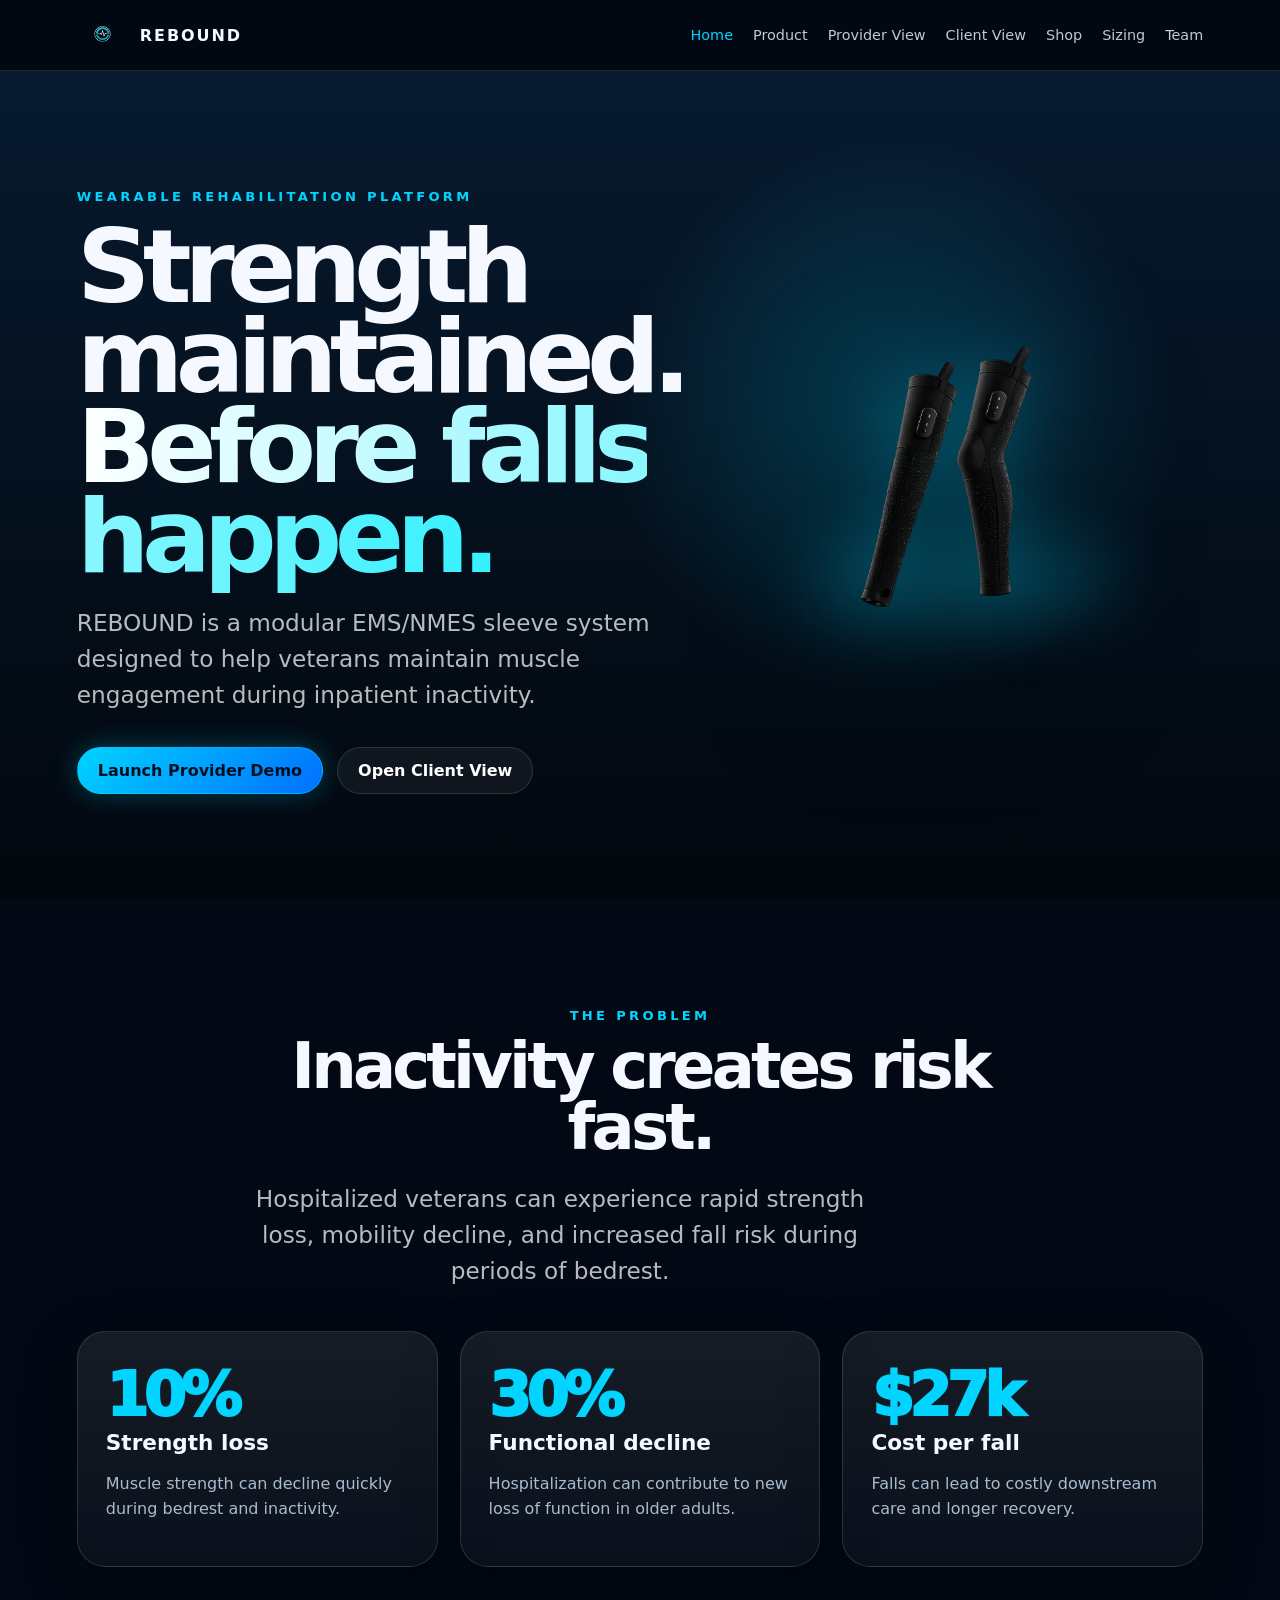
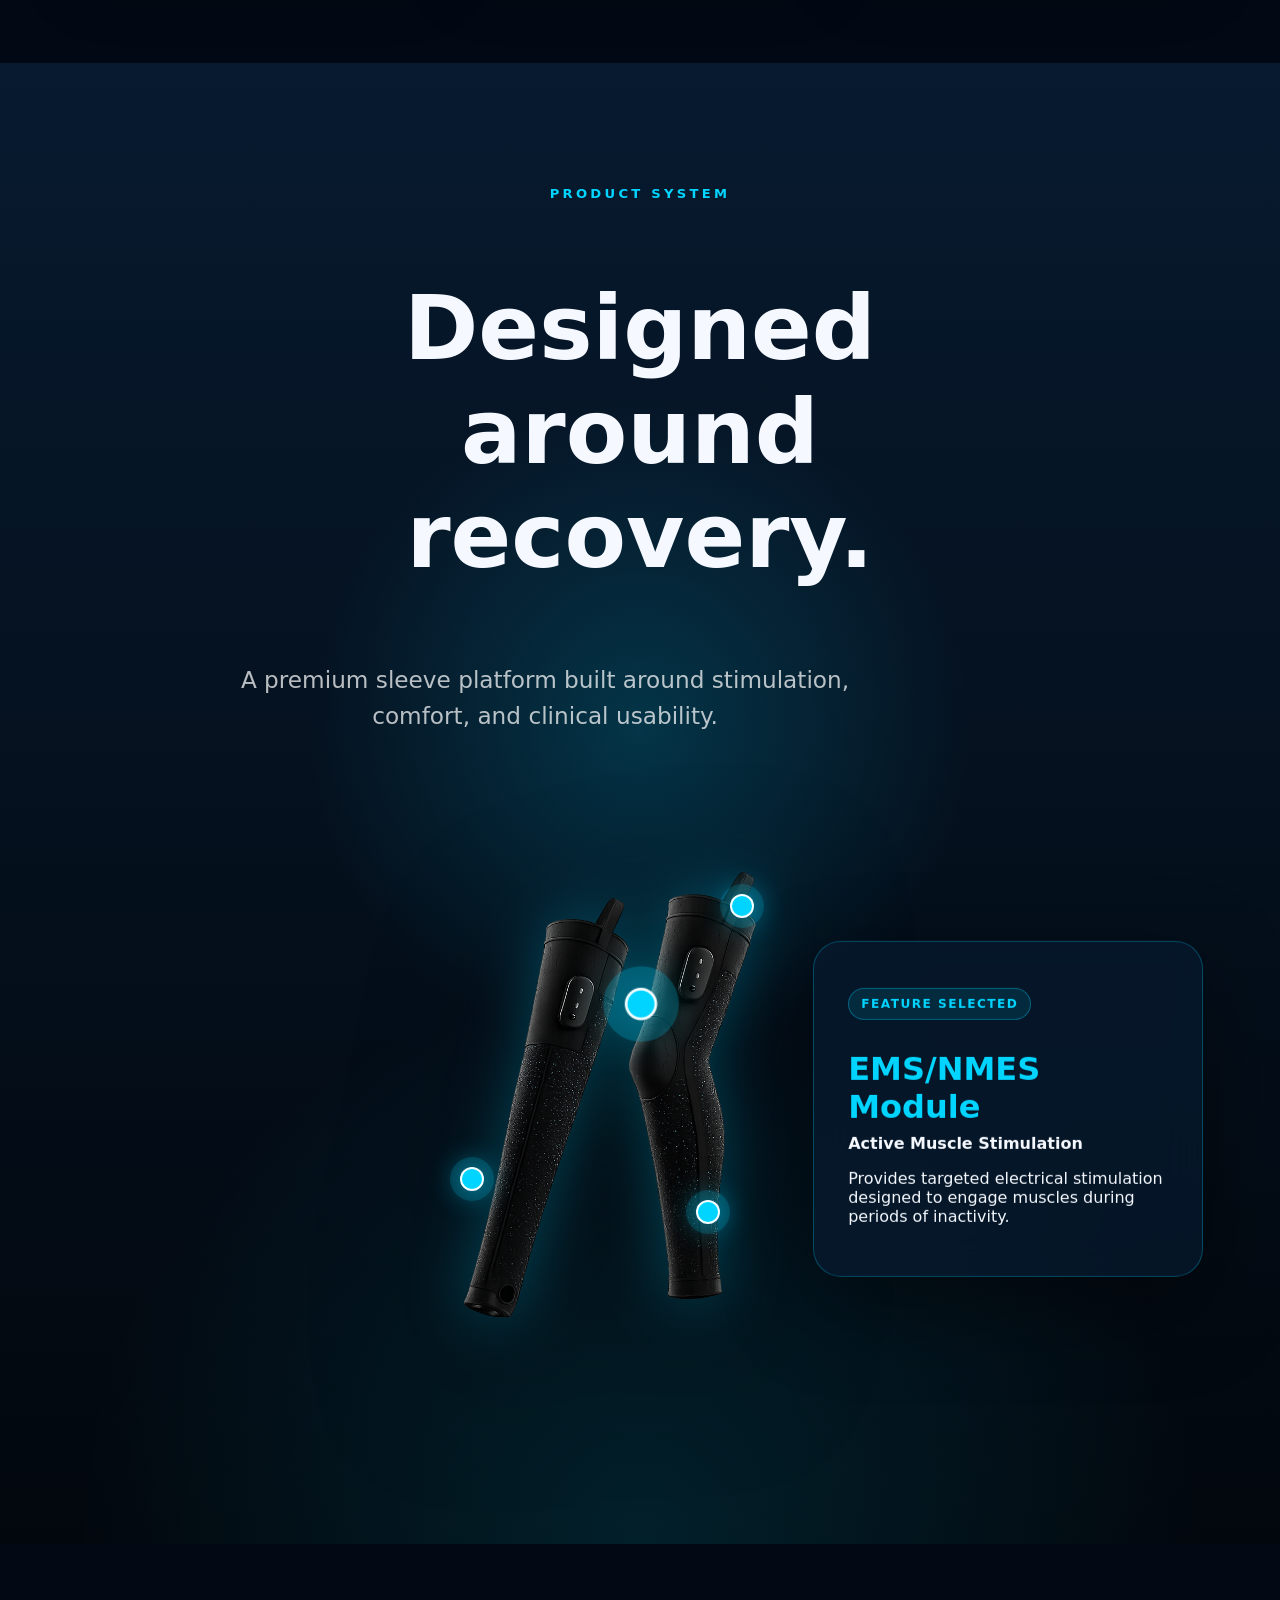
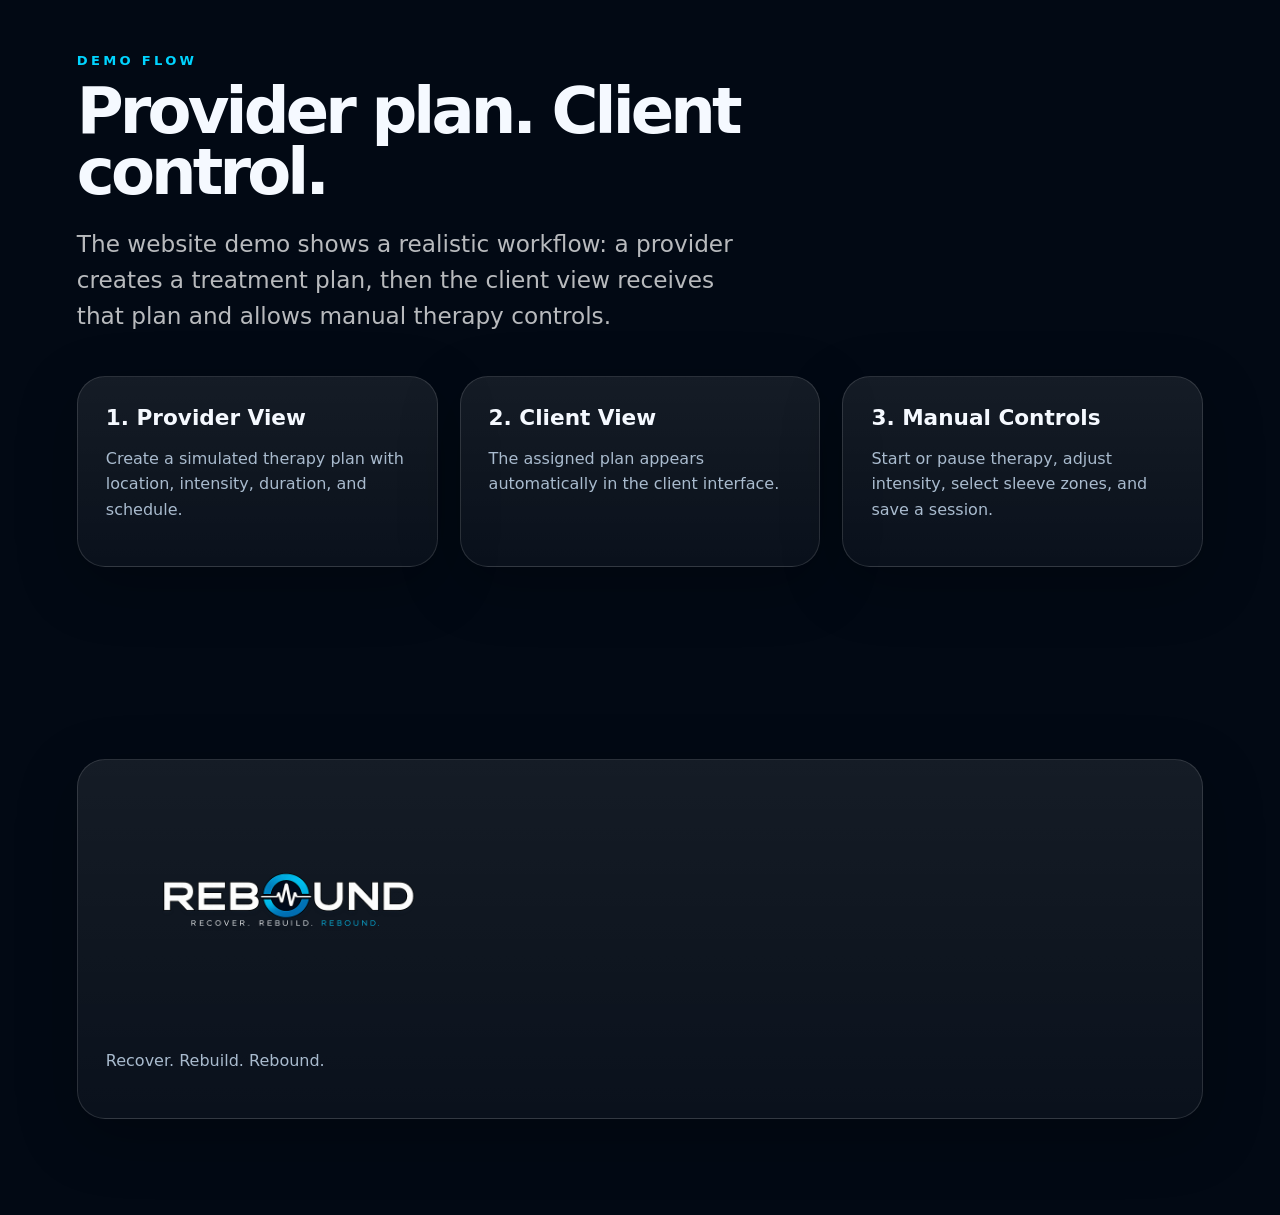
<file: index.html>
<!doctype html><html lang="en"><head><meta charset="utf-8"><meta name="viewport" content="width=device-width,initial-scale=1"><title>REBOUND | Recover. Rebuild. Rebound.</title><link rel="stylesheet" href="css/styles.css"></head><body>
<nav class="nav"><a class="brand" href="index.html"><img src="assets/logos/rebound-icon.png" alt="REBOUND">REBOUND</a><div class="nav-links"><a class="active" href="index.html">Home</a><a href="pages/product.html">Product</a><a href="pages/provider.html">Provider View</a><a href="pages/client.html">Client View</a><a href="pages/shop.html">Shop</a><a href="pages/sizing.html">Sizing</a><a href="pages/team.html">Team</a></div></nav>
<section class="hero"><div><p class="eyebrow">Wearable rehabilitation platform</p><h1>Strength maintained.<br><span class="gradient">Before falls happen.</span></h1><p class="lead">REBOUND is a modular EMS/NMES sleeve system designed to help veterans maintain muscle engagement during inpatient inactivity.</p><div class="hero-actions"><a class="btn" href="pages/provider.html">Launch Provider Demo</a><a class="btn secondary" href="pages/client.html">Open Client View</a></div></div><div class="hero-visual"><img class="hero-product" src="assets/sleeves/sleeve-hero.png" alt="REBOUND sleeve system"></div></section>
<section class="section"><div class="section-head center"><p class="eyebrow">The Problem</p><h2>Inactivity creates risk fast.</h2><p class="lead">Hospitalized veterans can experience rapid strength loss, mobility decline, and increased fall risk during periods of bedrest.</p></div><div class="grid cards-3"><div class="card"><div class="stat">10%</div><h3>Strength loss</h3><p>Muscle strength can decline quickly during bedrest and inactivity.</p></div><div class="card"><div class="stat">30%</div><h3>Functional decline</h3><p>Hospitalization can contribute to new loss of function in older adults.</p></div><div class="card"><div class="stat">$27k</div><h3>Cost per fall</h3><p>Falls can lead to costly downstream care and longer recovery.</p></div></div></section>
<section class="premium-product" id="product"><div class="premium-product-copy"><p class="eyebrow">Product System</p><h2>Designed around recovery.</h2><p class="lead">A premium sleeve platform built around stimulation, comfort, and clinical usability.</p></div><div class="premium-product-stage"><img src="assets/sleeves/sleeve-hero.png" alt="REBOUND arm and leg sleeve system" class="premium-sleeve-img"><button class="feature-pin pin-module active" data-feature="module" aria-label="EMS/NMES Module"></button><button class="feature-pin pin-loop" data-feature="loop" aria-label="Pull Loop"></button><button class="feature-pin pin-zipper" data-feature="zipper" aria-label="Interior Zipper"></button><button class="feature-pin pin-zones" data-feature="zones" aria-label="Stimulation Zones"></button><div class="feature-panel"><p class="feature-kicker">Feature Selected</p><h3 id="featureTitle">EMS/NMES Module</h3><h4 id="featureSubtitle">Active Muscle Stimulation</h4><p id="featureText">Provides targeted electrical stimulation designed to engage muscles during periods of inactivity.</p></div></div></section>
<section class="section"><div class="section-head"><p class="eyebrow">Demo Flow</p><h2>Provider plan. Client control.</h2><p class="lead">The website demo shows a realistic workflow: a provider creates a treatment plan, then the client view receives that plan and allows manual therapy controls.</p></div><div class="grid cards-3"><div class="card"><h3>1. Provider View</h3><p>Create a simulated therapy plan with location, intensity, duration, and schedule.</p></div><div class="card"><h3>2. Client View</h3><p>The assigned plan appears automatically in the client interface.</p></div><div class="card"><h3>3. Manual Controls</h3><p>Start or pause therapy, adjust intensity, select sleeve zones, and save a session.</p></div></div></section>
<footer class="section"><div class="glass"><img src="assets/logos/rebound-logo-white.png" alt="REBOUND" style="max-width:360px;width:100%"><p class="muted">Recover. Rebuild. Rebound.</p></div></footer><div class="toast"></div><script src="js/main.js"></script></body></html>
</file>
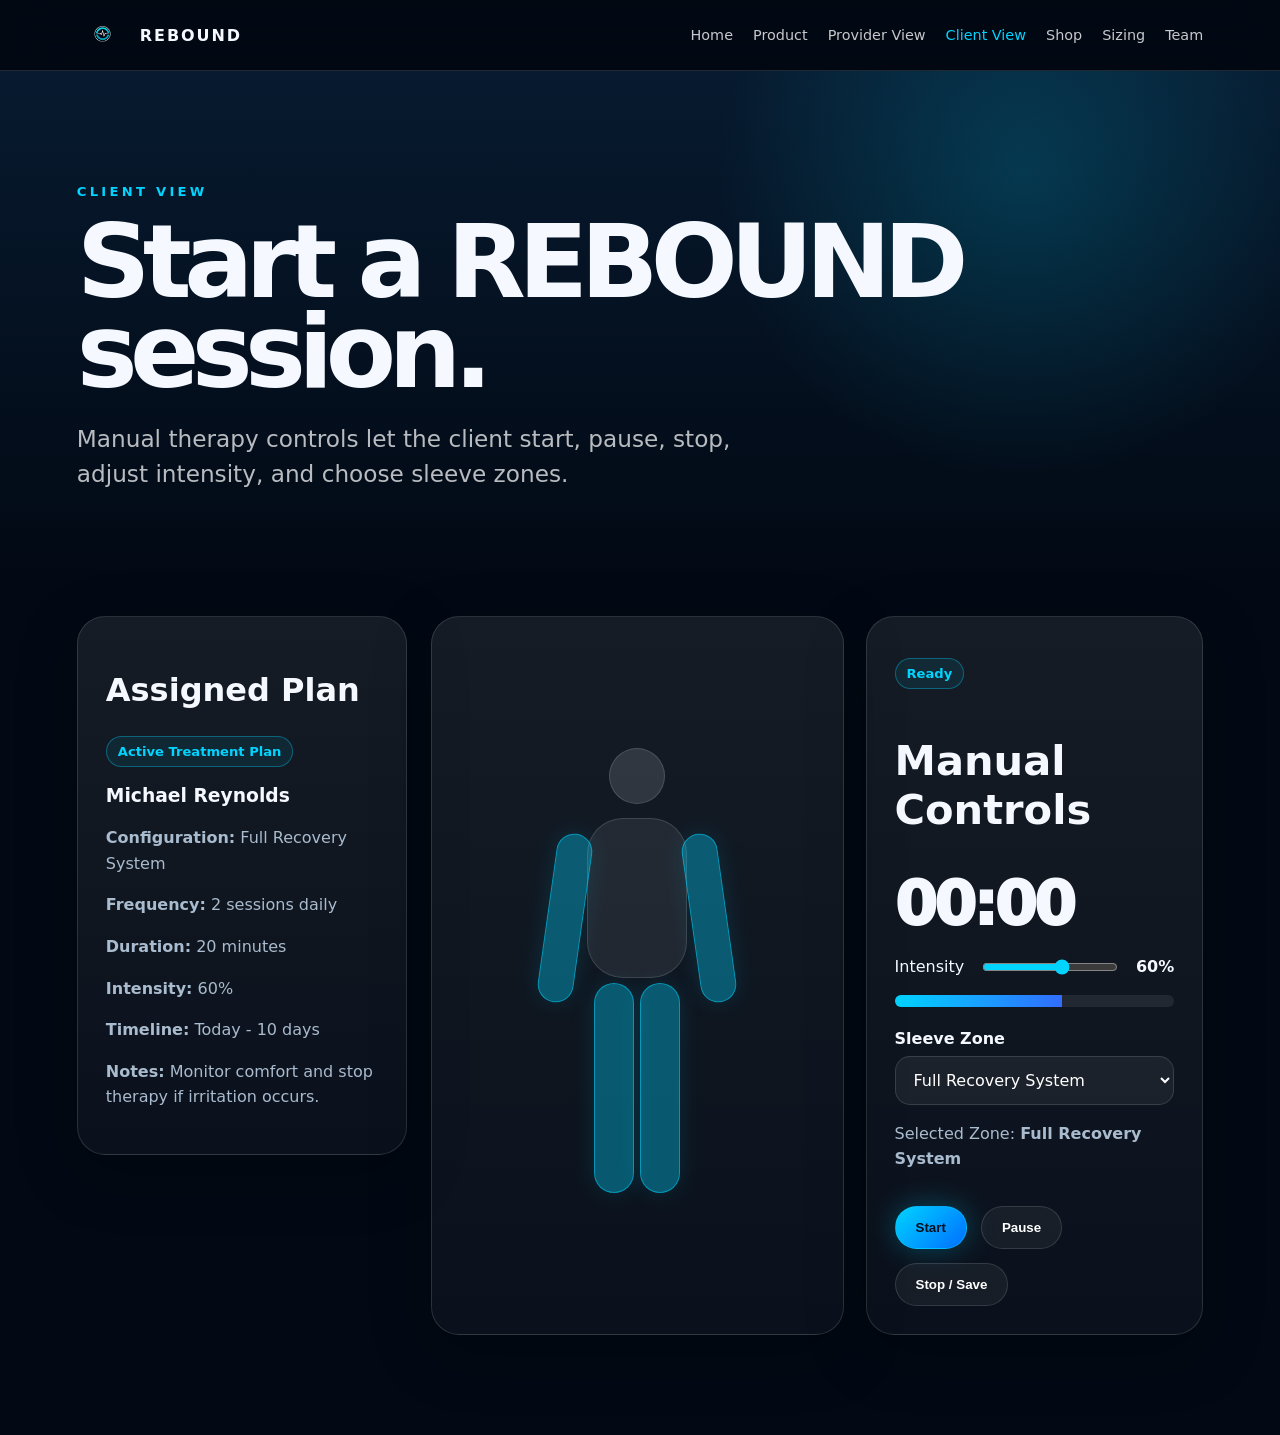
<file: pages/client.html>
<!doctype html><html lang="en"><head><meta charset="utf-8"><meta name="viewport" content="width=device-width,initial-scale=1"><title>Client View | REBOUND</title><link rel="stylesheet" href="../css/styles.css"></head><body><nav class="nav"><a class="brand" href="../index.html"><img src="../assets/logos/rebound-icon.png" alt="REBOUND">REBOUND</a><div class="nav-links"><a href="../index.html">Home</a><a href="product.html">Product</a><a href="provider.html">Provider View</a><a class="active" href="client.html">Client View</a><a href="shop.html">Shop</a><a href="sizing.html">Sizing</a><a href="team.html">Team</a></div></nav>
<section class="page-hero"><p class="eyebrow">Client View</p><h1>Start a REBOUND session.</h1><p class="lead">Manual therapy controls let the client start, pause, stop, adjust intensity, and choose sleeve zones.</p></section>
<main class="app-shell"><aside class="glass side-panel"><h2 style="font-size:2rem">Assigned Plan</h2><div id="clientPlan"></div></aside><section class="dashboard-grid"><div class="glass body-map"><div class="human"><div class="head"></div><div class="torso"></div><button class="limb arm-l active" title="Left Arm"></button><button class="limb arm-r active" title="Right Arm"></button><button class="limb leg-l active" title="Left Leg"></button><button class="limb leg-r active" title="Right Leg"></button></div></div><div class="glass"><p class="status-pill" id="therapyStatus">Ready</p><h2 style="font-size:2.6rem">Manual Controls</h2><div class="session-display" id="timer">00:00</div><div class="control-row"><label>Intensity</label><input type="range" id="intensity" min="0" max="100" value="60"><b id="intensityVal">60%</b></div><div class="progress"><div class="bar" id="outputVal" style="width:60%"></div></div><div class="field" style="margin-top:22px"><label>Sleeve Zone</label><select id="zoneSelect"><option>Full Recovery System</option><option>Arms Only</option><option>Legs Only</option><option>Left Side</option><option>Right Side</option></select></div><p class="muted">Selected Zone: <b id="selectedZone">Full Recovery System</b></p><div class="hero-actions"><button class="btn" id="startTherapy">Start</button><button class="btn secondary" id="pauseTherapy">Pause</button><button class="btn secondary" id="stopTherapy">Stop / Save</button></div></div></section></main><div class="toast"></div><script src="../js/main.js"></script><script src="../js/client.js"></script></body></html>
</file>
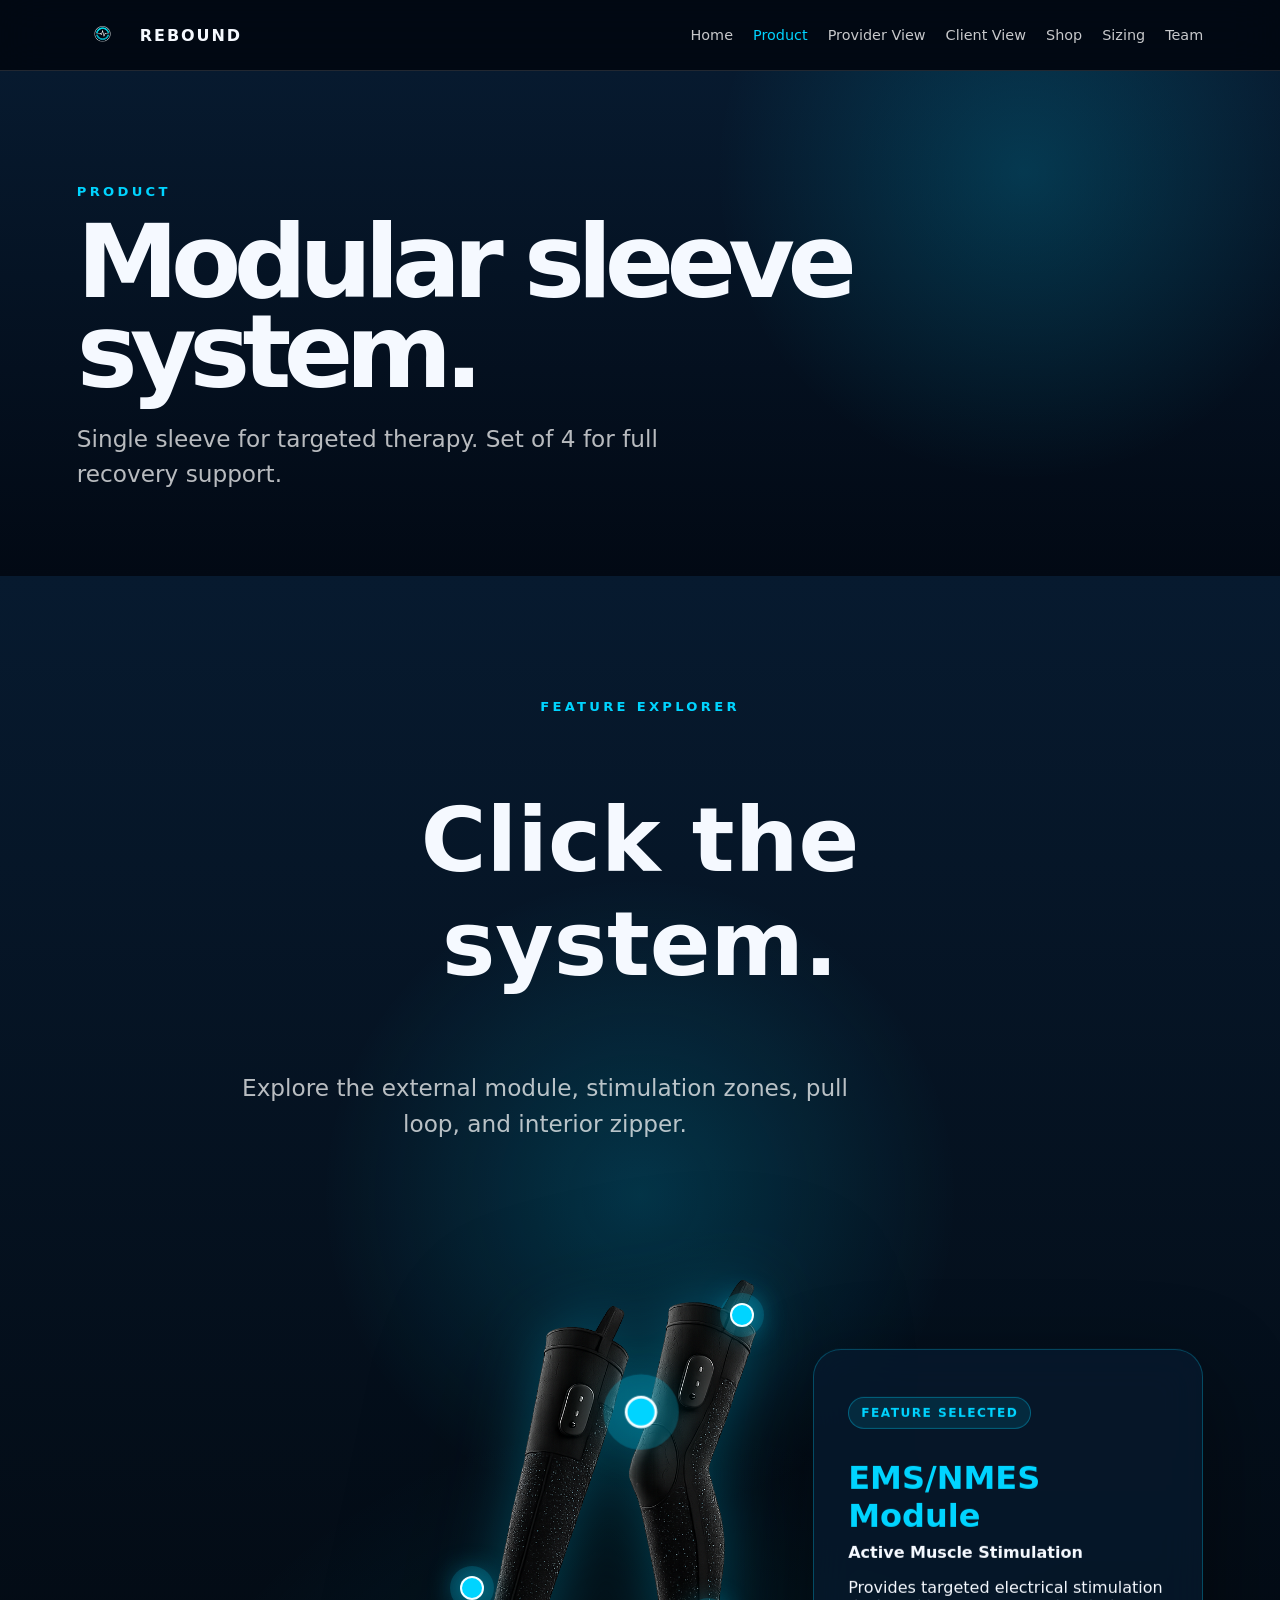
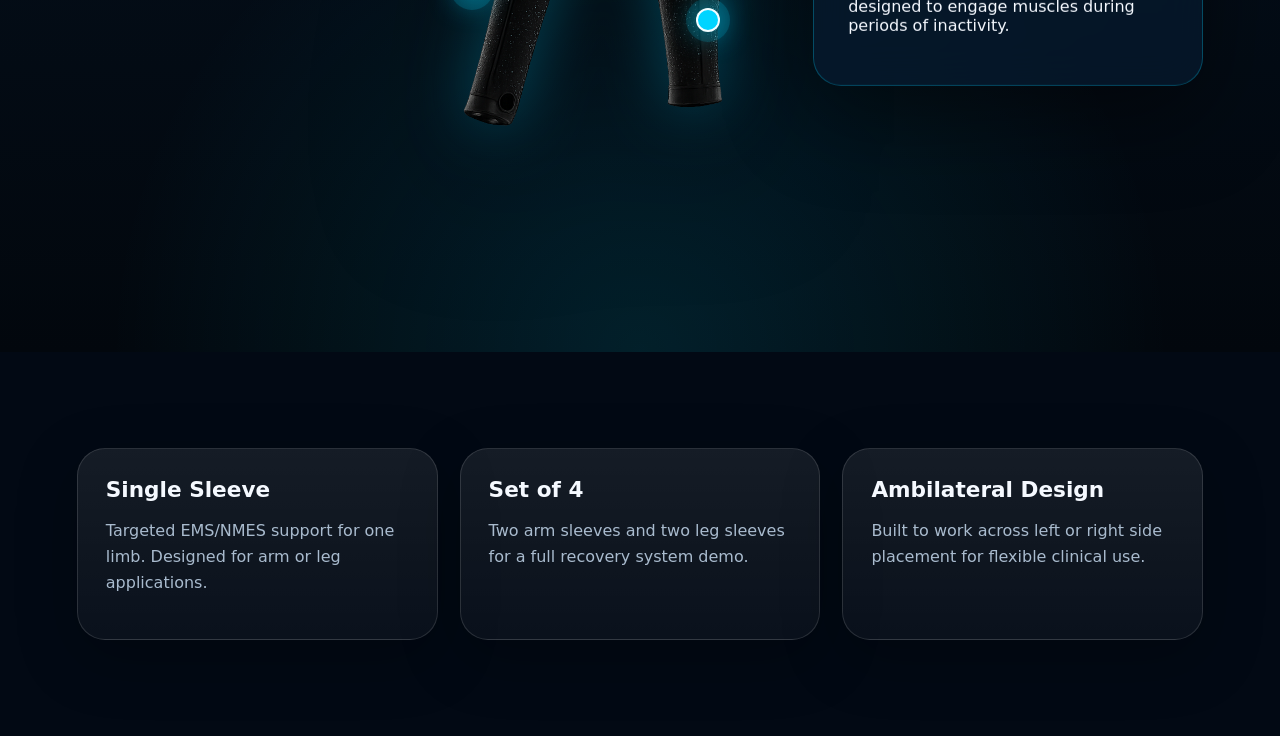
<file: pages/product.html>
<!doctype html><html lang="en"><head><meta charset="utf-8"><meta name="viewport" content="width=device-width,initial-scale=1"><title>Product | REBOUND</title><link rel="stylesheet" href="../css/styles.css"></head><body><nav class="nav"><a class="brand" href="../index.html"><img src="../assets/logos/rebound-icon.png" alt="REBOUND">REBOUND</a><div class="nav-links"><a href="../index.html">Home</a><a class="active" href="product.html">Product</a><a href="provider.html">Provider View</a><a href="client.html">Client View</a><a href="shop.html">Shop</a><a href="sizing.html">Sizing</a><a href="team.html">Team</a></div></nav>
<section class="page-hero"><p class="eyebrow">Product</p><h1>Modular sleeve system.</h1><p class="lead">Single sleeve for targeted therapy. Set of 4 for full recovery support.</p></section>
<section class="premium-product"><div class="premium-product-copy"><p class="eyebrow">Feature Explorer</p><h2>Click the system.</h2><p class="lead">Explore the external module, stimulation zones, pull loop, and interior zipper.</p></div><div class="premium-product-stage"><img src="../assets/sleeves/sleeve-hero.png" alt="REBOUND sleeve system" class="premium-sleeve-img"><button class="feature-pin pin-module active" data-feature="module"></button><button class="feature-pin pin-loop" data-feature="loop"></button><button class="feature-pin pin-zipper" data-feature="zipper"></button><button class="feature-pin pin-zones" data-feature="zones"></button><div class="feature-panel"><p class="feature-kicker">Feature Selected</p><h3 id="featureTitle">EMS/NMES Module</h3><h4 id="featureSubtitle">Active Muscle Stimulation</h4><p id="featureText">Provides targeted electrical stimulation designed to engage muscles during periods of inactivity.</p></div></div></section>
<section class="section"><div class="grid cards-3"><div class="card"><h3>Single Sleeve</h3><p>Targeted EMS/NMES support for one limb. Designed for arm or leg applications.</p></div><div class="card"><h3>Set of 4</h3><p>Two arm sleeves and two leg sleeves for a full recovery system demo.</p></div><div class="card"><h3>Ambilateral Design</h3><p>Built to work across left or right side placement for flexible clinical use.</p></div></div></section><div class="toast"></div><script src="../js/main.js"></script></body></html>
</file>
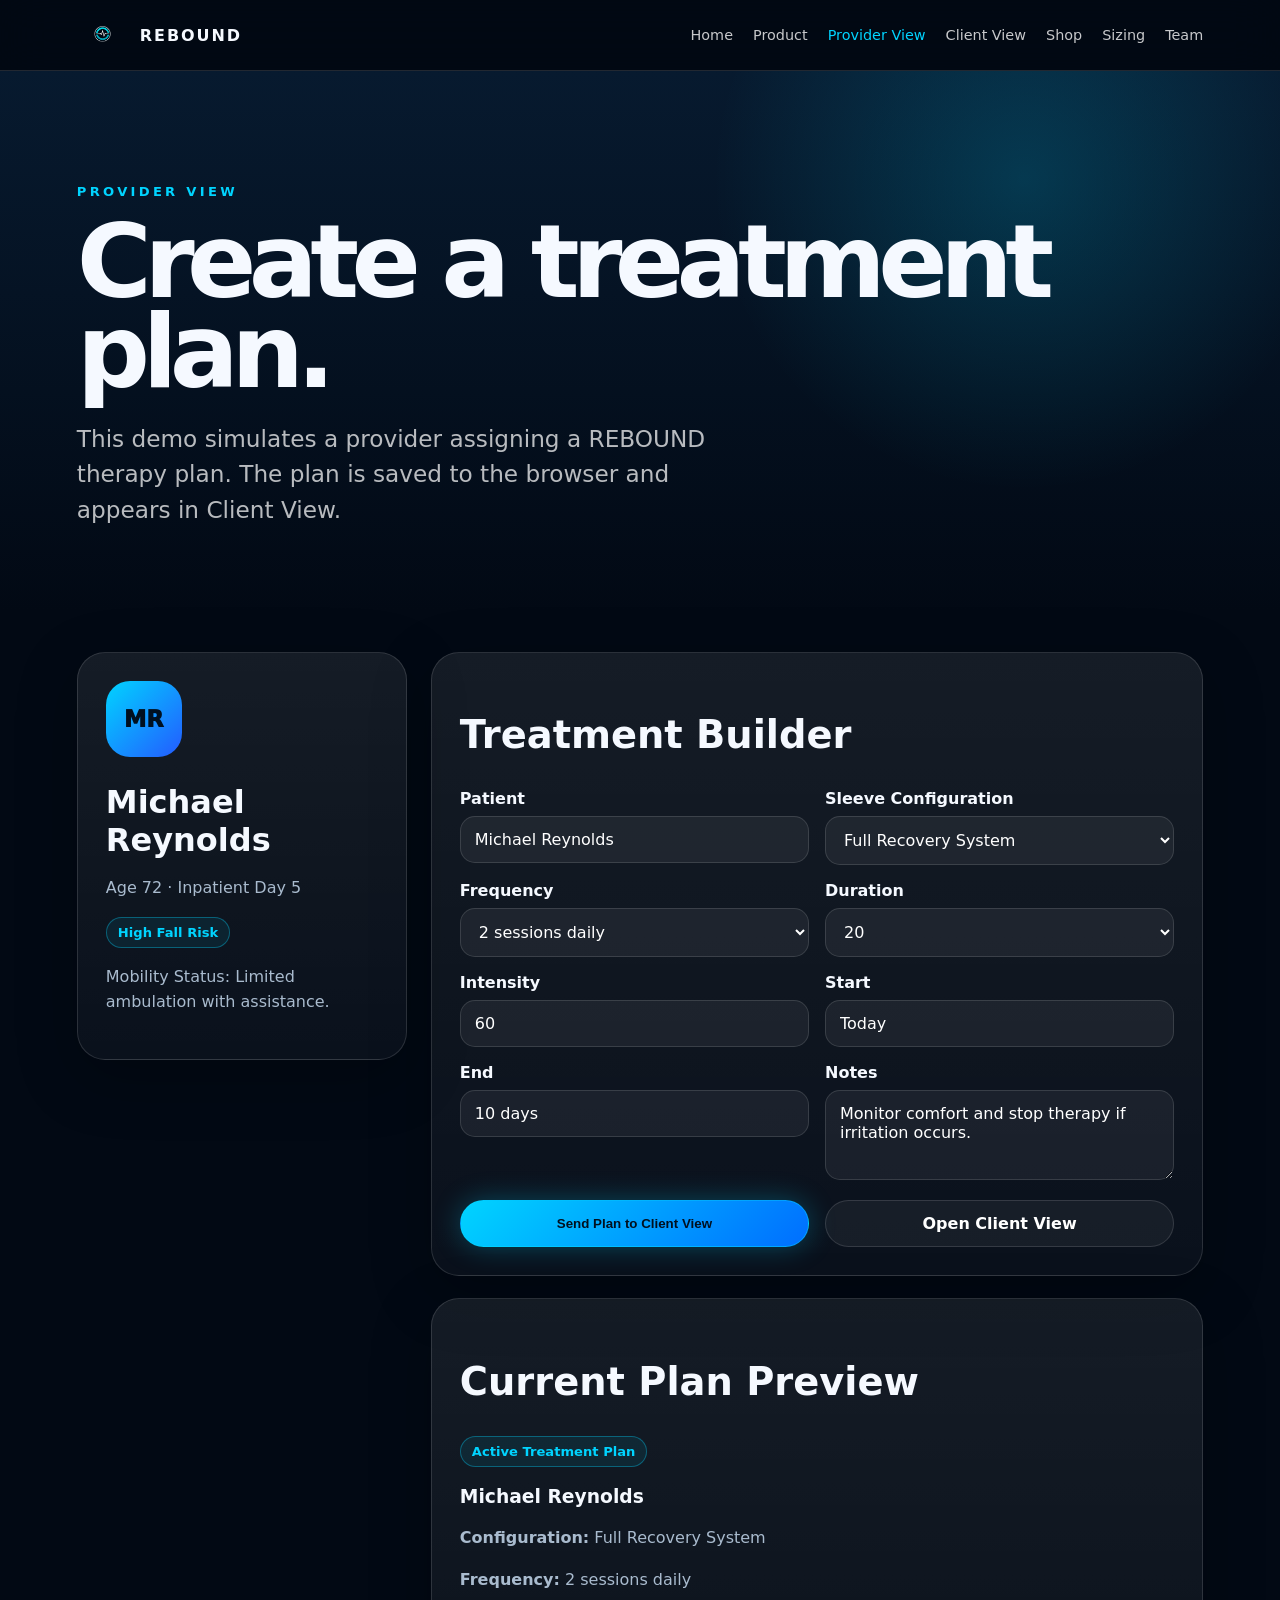
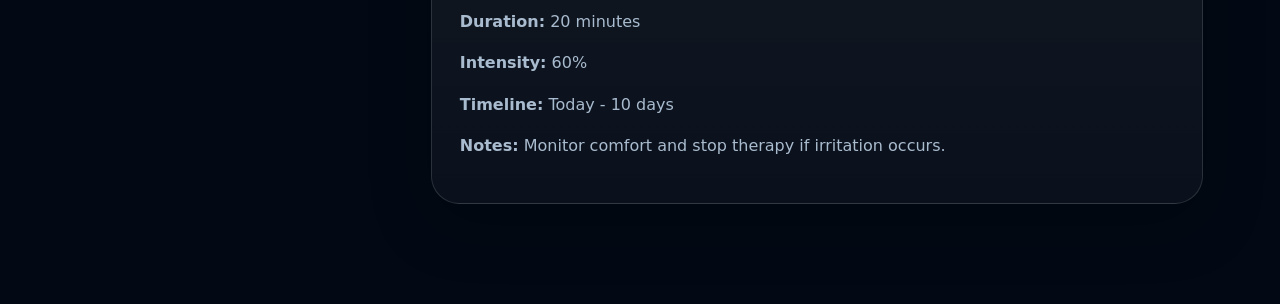
<file: pages/provider.html>
<!doctype html><html lang="en"><head><meta charset="utf-8"><meta name="viewport" content="width=device-width,initial-scale=1"><title>Provider View | REBOUND</title><link rel="stylesheet" href="../css/styles.css"></head><body><nav class="nav"><a class="brand" href="../index.html"><img src="../assets/logos/rebound-icon.png" alt="REBOUND">REBOUND</a><div class="nav-links"><a href="../index.html">Home</a><a href="product.html">Product</a><a class="active" href="provider.html">Provider View</a><a href="client.html">Client View</a><a href="shop.html">Shop</a><a href="sizing.html">Sizing</a><a href="team.html">Team</a></div></nav>
<section class="page-hero"><p class="eyebrow">Provider View</p><h1>Create a treatment plan.</h1><p class="lead">This demo simulates a provider assigning a REBOUND therapy plan. The plan is saved to the browser and appears in Client View.</p></section>
<main class="app-shell"><aside class="glass side-panel"><div class="patient-photo">MR</div><h2 style="font-size:2rem;margin-bottom:4px">Michael Reynolds</h2><p class="muted">Age 72 · Inpatient Day 5</p><p><span class="status-pill">High Fall Risk</span></p><p class="muted">Mobility Status: Limited ambulation with assistance.</p></aside><section class="grid"><div class="glass"><h2 style="font-size:2.4rem">Treatment Builder</h2><form id="planForm" class="form-grid"><div class="field"><label>Patient</label><input name="patient" value="Michael Reynolds"></div><div class="field"><label>Sleeve Configuration</label><select name="location"><option>Full Recovery System</option><option>Single Sleeve - Left Arm</option><option>Single Sleeve - Right Arm</option><option>Single Sleeve - Left Leg</option><option>Single Sleeve - Right Leg</option></select></div><div class="field"><label>Frequency</label><select name="frequency"><option>2 sessions daily</option><option>1 session daily</option><option>3 sessions daily</option><option>Every other day</option></select></div><div class="field"><label>Duration</label><select name="duration"><option>20</option><option>15</option><option>25</option><option>30</option></select></div><div class="field"><label>Intensity</label><input name="intensity" type="number" min="0" max="100" value="60"></div><div class="field"><label>Start</label><input name="start" value="Today"></div><div class="field"><label>End</label><input name="end" value="10 days"></div><div class="field"><label>Notes</label><textarea name="notes">Monitor comfort and stop therapy if irritation occurs.</textarea></div><button class="btn" type="submit">Send Plan to Client View</button><a class="btn secondary" href="client.html">Open Client View</a></form></div><div class="glass"><h2 style="font-size:2.4rem">Current Plan Preview</h2><div id="planPreview"></div></div></section></main><div class="toast"></div><script src="../js/main.js"></script><script src="../js/provider.js"></script></body></html>
</file>
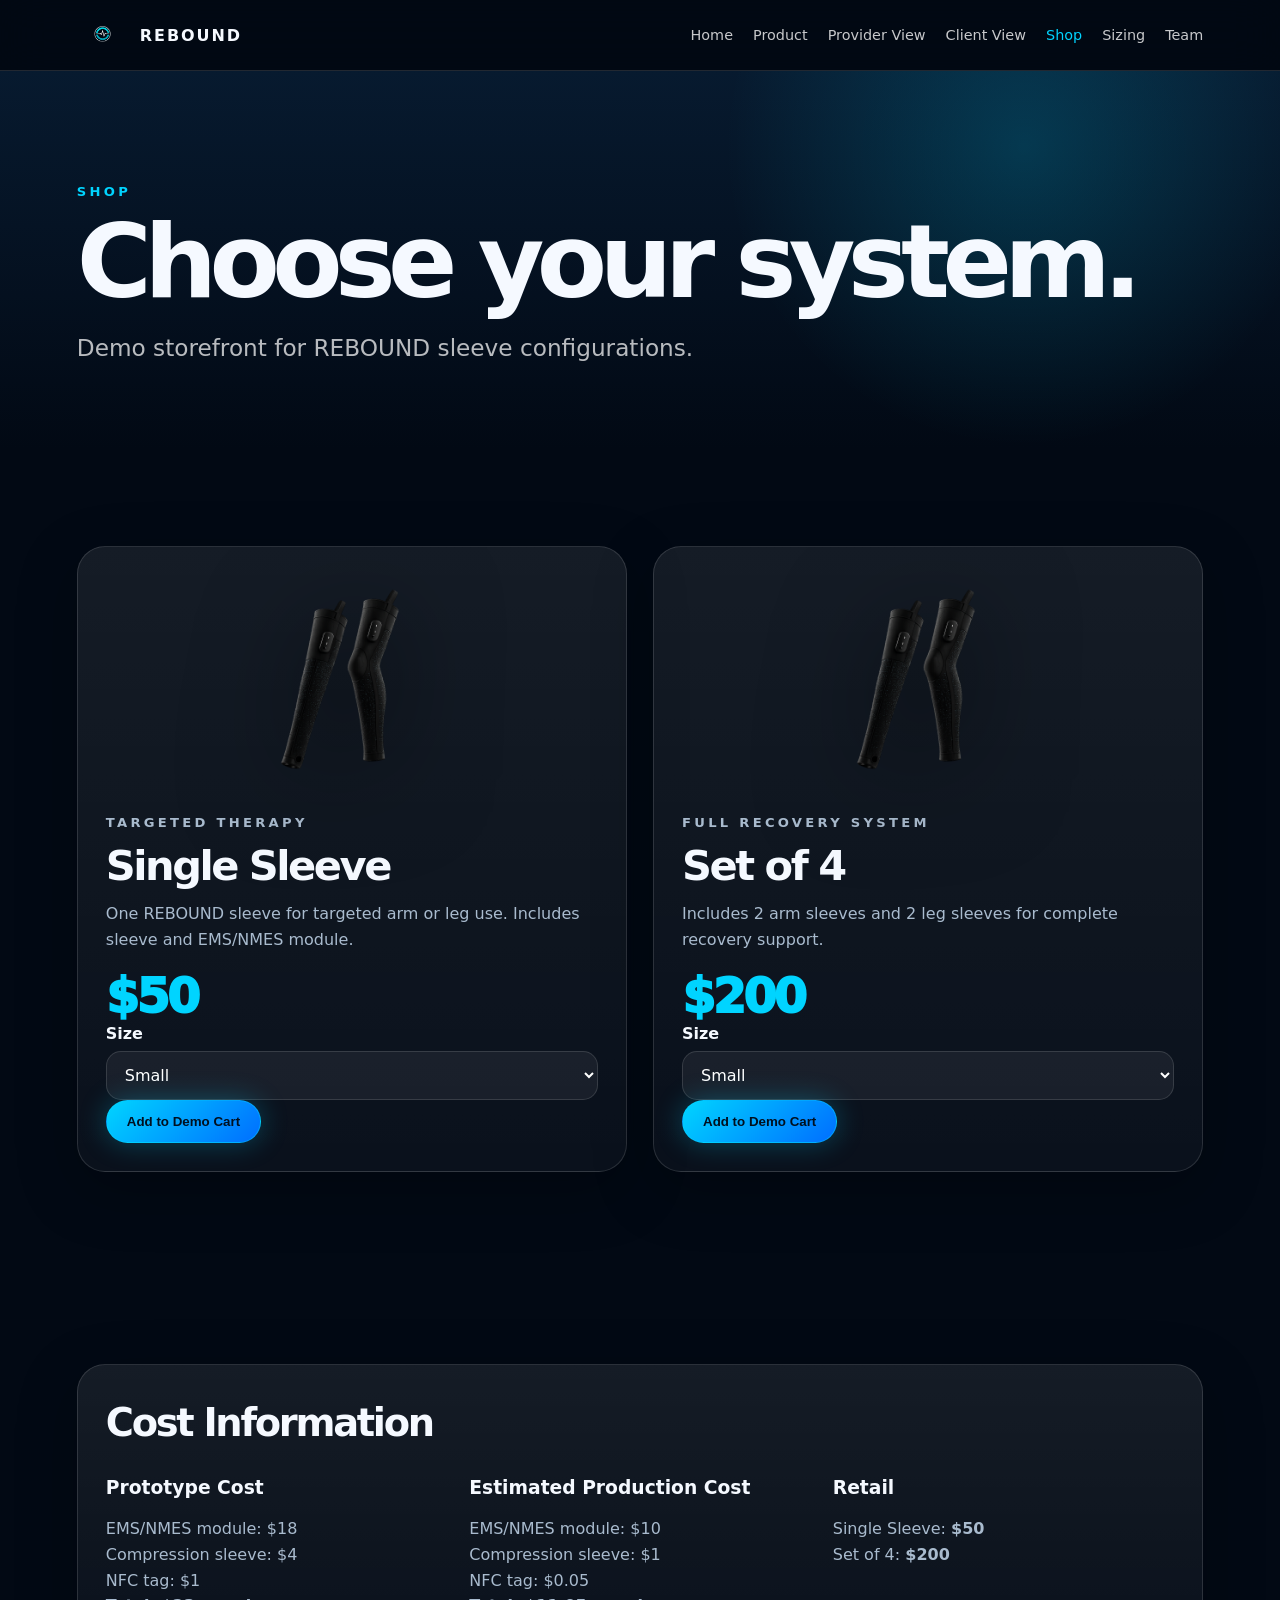
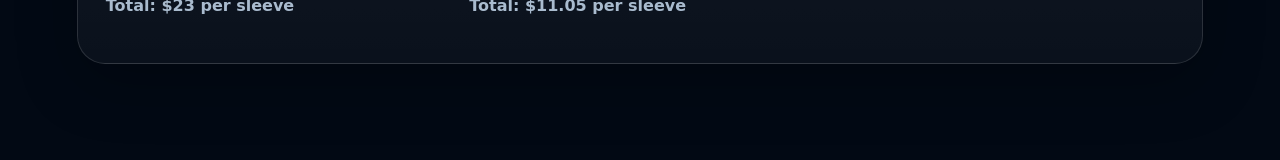
<file: pages/shop.html>
<!doctype html><html lang="en"><head><meta charset="utf-8"><meta name="viewport" content="width=device-width,initial-scale=1"><title>Shop | REBOUND</title><link rel="stylesheet" href="../css/styles.css"></head><body><nav class="nav"><a class="brand" href="../index.html"><img src="../assets/logos/rebound-icon.png" alt="REBOUND">REBOUND</a><div class="nav-links"><a href="../index.html">Home</a><a href="product.html">Product</a><a href="provider.html">Provider View</a><a href="client.html">Client View</a><a class="active" href="shop.html">Shop</a><a href="sizing.html">Sizing</a><a href="team.html">Team</a></div></nav>
<section class="page-hero"><p class="eyebrow">Shop</p><h1>Choose your system.</h1><p class="lead">Demo storefront for REBOUND sleeve configurations.</p></section>
<section class="section shop-grid"><div class="card product-card"><img src="../assets/sleeves/sleeve-hero.png" alt="Single Sleeve"><p class="eyebrow">Targeted Therapy</p><h2 style="font-size:2.6rem">Single Sleeve</h2><p class="muted">One REBOUND sleeve for targeted arm or leg use. Includes sleeve and EMS/NMES module.</p><div class="price">$50</div><div class="field"><label>Size</label><select><option>Small</option><option>Medium</option><option>Large</option><option>Extra Large</option></select></div><button class="btn" data-add="Single Sleeve" data-price="$50">Add to Demo Cart</button></div><div class="card product-card"><img src="../assets/sleeves/sleeve-hero.png" alt="Set of 4"><p class="eyebrow">Full Recovery System</p><h2 style="font-size:2.6rem">Set of 4</h2><p class="muted">Includes 2 arm sleeves and 2 leg sleeves for complete recovery support.</p><div class="price">$200</div><div class="field"><label>Size</label><select><option>Small</option><option>Medium</option><option>Large</option><option>Extra Large</option></select></div><button class="btn" data-add="Set of 4" data-price="$200">Add to Demo Cart</button></div></section>
<section class="section"><div class="glass"><h2 style="font-size:2.4rem">Cost Information</h2><div class="grid cards-3"><div><h3>Prototype Cost</h3><p class="muted">EMS/NMES module: $18<br>Compression sleeve: $4<br>NFC tag: $1<br><b>Total: $23 per sleeve</b></p></div><div><h3>Estimated Production Cost</h3><p class="muted">EMS/NMES module: $10<br>Compression sleeve: $1<br>NFC tag: $0.05<br><b>Total: $11.05 per sleeve</b></p></div><div><h3>Retail</h3><p class="muted">Single Sleeve: <b>$50</b><br>Set of 4: <b>$200</b></p></div></div></div></section><div class="glass cart" id="cart"></div><div class="toast"></div><script src="../js/main.js"></script><script src="../js/shop.js"></script></body></html>
</file>
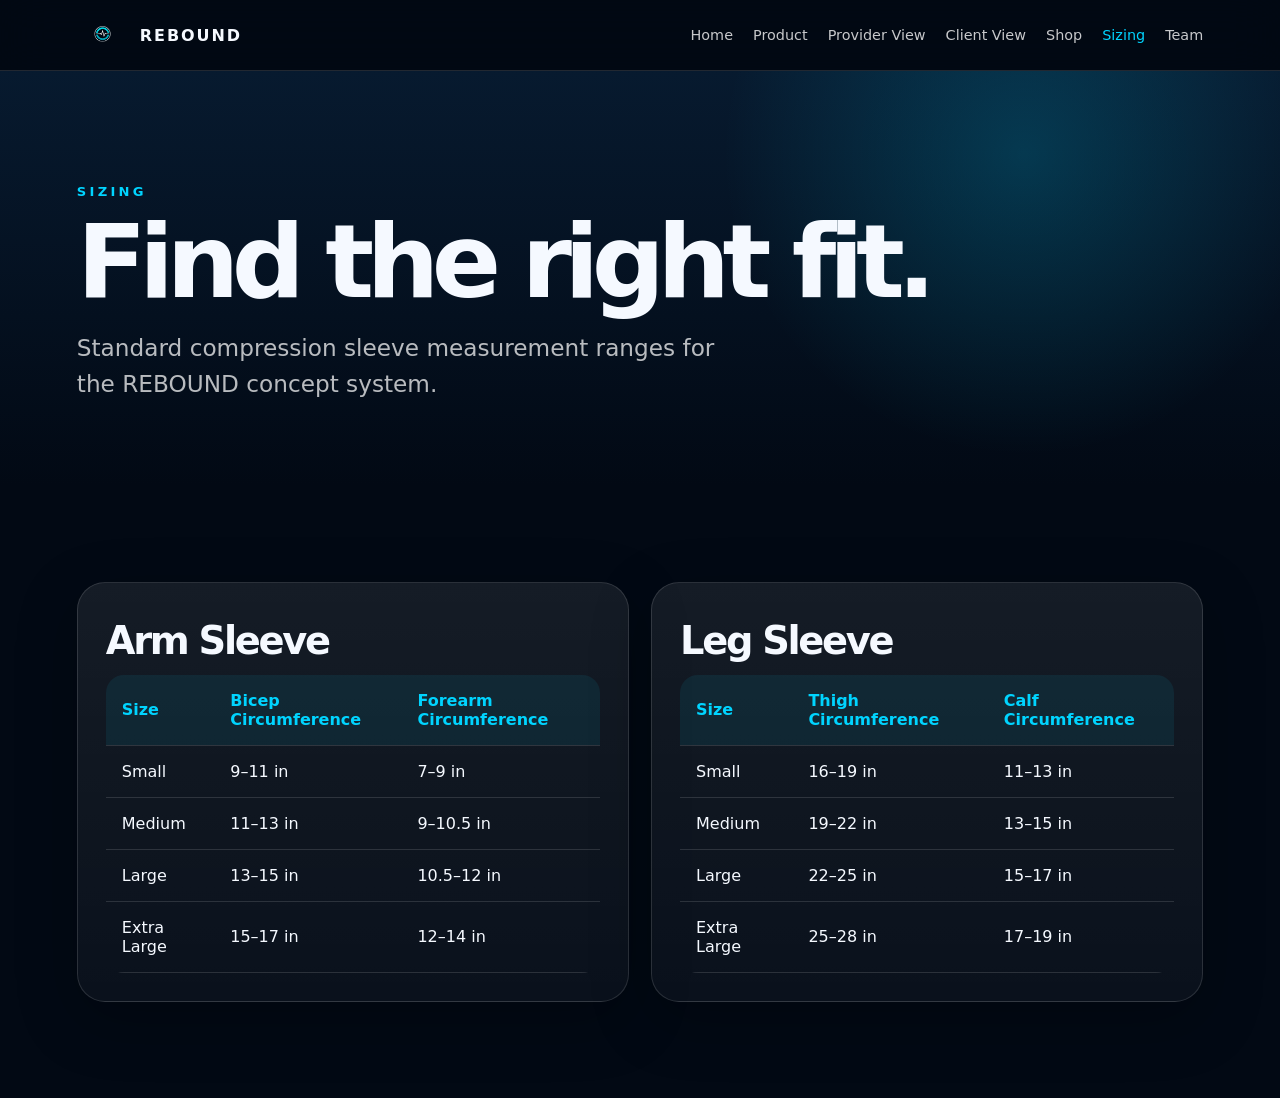
<file: pages/sizing.html>
<!doctype html><html lang="en"><head><meta charset="utf-8"><meta name="viewport" content="width=device-width,initial-scale=1"><title>Sizing | REBOUND</title><link rel="stylesheet" href="../css/styles.css"></head><body><nav class="nav"><a class="brand" href="../index.html"><img src="../assets/logos/rebound-icon.png" alt="REBOUND">REBOUND</a><div class="nav-links"><a href="../index.html">Home</a><a href="product.html">Product</a><a href="provider.html">Provider View</a><a href="client.html">Client View</a><a href="shop.html">Shop</a><a class="active" href="sizing.html">Sizing</a><a href="team.html">Team</a></div></nav>
<section class="page-hero"><p class="eyebrow">Sizing</p><h1>Find the right fit.</h1><p class="lead">Standard compression sleeve measurement ranges for the REBOUND concept system.</p></section>
<section class="section grid" style="grid-template-columns:1fr 1fr"><div class="glass"><h2 style="font-size:2.4rem">Arm Sleeve</h2><table class="sizing-table"><tr><th>Size</th><th>Bicep Circumference</th><th>Forearm Circumference</th></tr><tr><td>Small</td><td>9–11 in</td><td>7–9 in</td></tr><tr><td>Medium</td><td>11–13 in</td><td>9–10.5 in</td></tr><tr><td>Large</td><td>13–15 in</td><td>10.5–12 in</td></tr><tr><td>Extra Large</td><td>15–17 in</td><td>12–14 in</td></tr></table></div><div class="glass"><h2 style="font-size:2.4rem">Leg Sleeve</h2><table class="sizing-table"><tr><th>Size</th><th>Thigh Circumference</th><th>Calf Circumference</th></tr><tr><td>Small</td><td>16–19 in</td><td>11–13 in</td></tr><tr><td>Medium</td><td>19–22 in</td><td>13–15 in</td></tr><tr><td>Large</td><td>22–25 in</td><td>15–17 in</td></tr><tr><td>Extra Large</td><td>25–28 in</td><td>17–19 in</td></tr></table></div></section><script src="../js/main.js"></script></body></html>
</file>
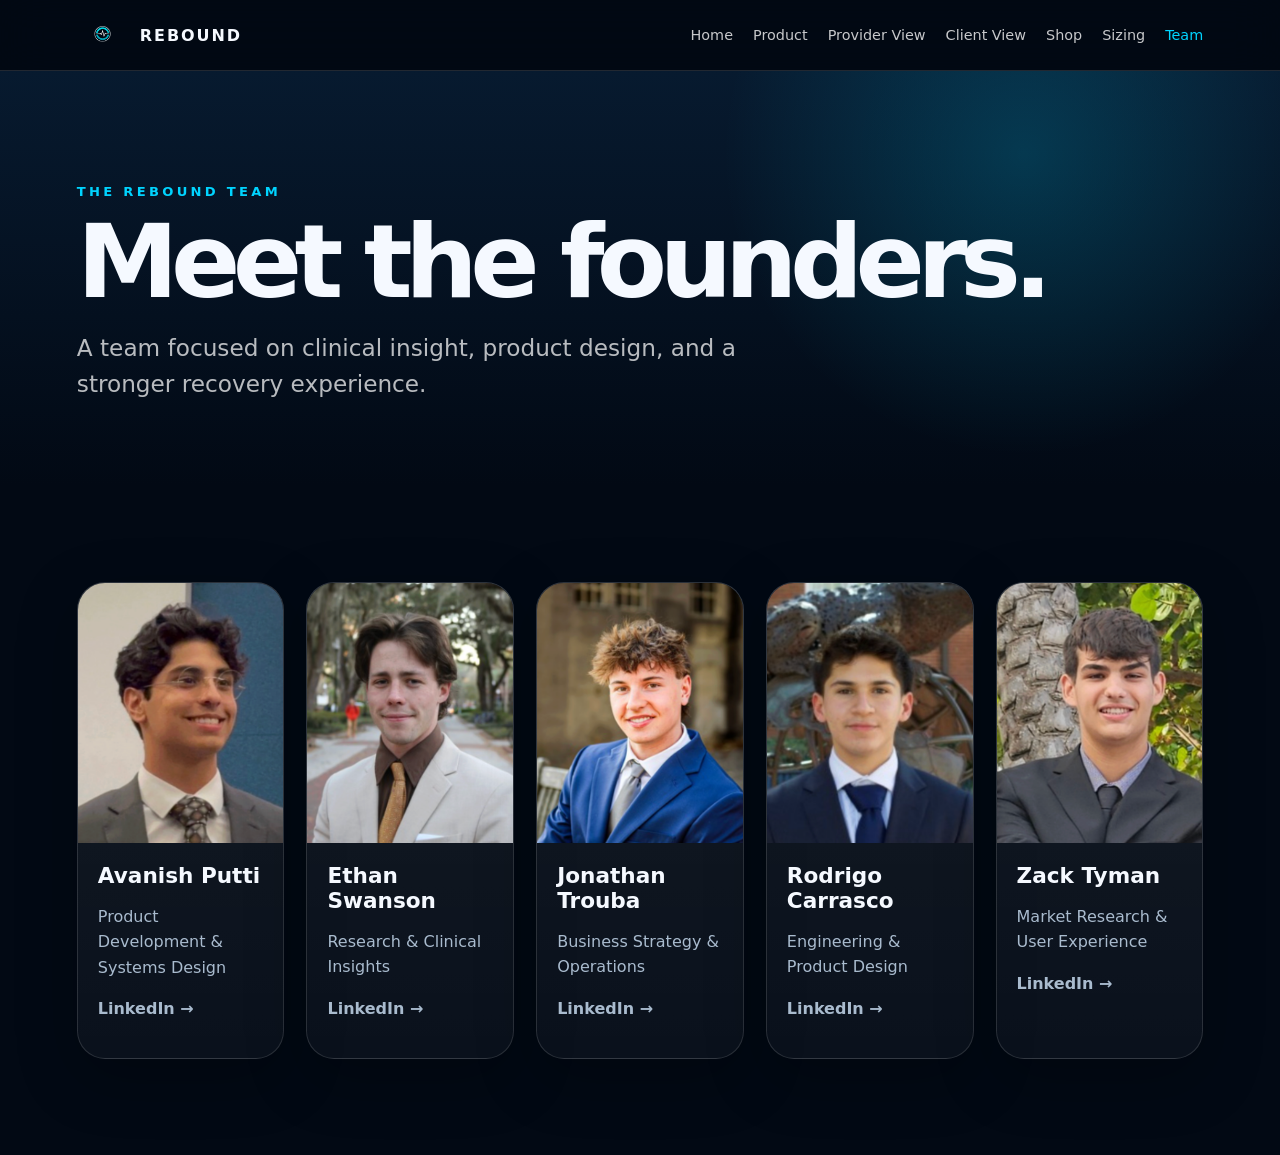
<file: pages/team.html>
<!doctype html><html lang="en"><head><meta charset="utf-8"><meta name="viewport" content="width=device-width,initial-scale=1"><title>Team | REBOUND</title><link rel="stylesheet" href="../css/styles.css"></head><body><nav class="nav"><a class="brand" href="../index.html"><img src="../assets/logos/rebound-icon.png" alt="REBOUND">REBOUND</a><div class="nav-links"><a href="../index.html">Home</a><a href="product.html">Product</a><a href="provider.html">Provider View</a><a href="client.html">Client View</a><a href="shop.html">Shop</a><a href="sizing.html">Sizing</a><a class="active" href="team.html">Team</a></div></nav>
<section class="page-hero"><p class="eyebrow">The REBOUND Team</p><h1>Meet the founders.</h1><p class="lead">A team focused on clinical insight, product design, and a stronger recovery experience.</p></section>
<section class="section"><div class="grid team-grid"><a class="card team-card" href="https://www.linkedin.com/in/avanish-putti/" target="_blank"><img src="../assets/team/avanish.png" alt="Avanish Putti"><div class="info"><h3>Avanish Putti</h3><p class="muted">Product Development & Systems Design</p><p class="linkedin">LinkedIn →</p></div></a><a class="card team-card" href="https://www.linkedin.com/in/ethan-swanson1" target="_blank"><img src="../assets/team/ethan.png" alt="Ethan Swanson"><div class="info"><h3>Ethan Swanson</h3><p class="muted">Research & Clinical Insights</p><p class="linkedin">LinkedIn →</p></div></a><a class="card team-card" href="https://www.linkedin.com/in/jonathan-trouba-712b792a9/" target="_blank"><img src="../assets/team/jonathan.png" alt="Jonathan Trouba"><div class="info"><h3>Jonathan Trouba</h3><p class="muted">Business Strategy & Operations</p><p class="linkedin">LinkedIn →</p></div></a><a class="card team-card" href="https://www.linkedin.com/in/rodrigocarrasco1/" target="_blank"><img src="../assets/team/rodrigo.png" alt="Rodrigo Carrasco"><div class="info"><h3>Rodrigo Carrasco</h3><p class="muted">Engineering & Product Design</p><p class="linkedin">LinkedIn →</p></div></a><a class="card team-card" href="https://www.linkedin.com/in/zacktyman/" target="_blank"><img src="../assets/team/zack.png" alt="Zack Tyman"><div class="info"><h3>Zack Tyman</h3><p class="muted">Market Research & User Experience</p><p class="linkedin">LinkedIn →</p></div></a></div></section><script src="../js/main.js"></script></body></html>
</file>
<file: css/styles.css>
:root{--navy:#071a2f;--navy2:#020914;--panel:#0b2239;--teal:#00d4ff;--teal2:#35f0ff;--text:#f5f9ff;--muted:#a9bbce;--line:rgba(255,255,255,.13);--glass:rgba(8,27,48,.72);--shadow:0 30px 90px rgba(0,0,0,.45);font-family:Inter,ui-sans-serif,system-ui,-apple-system,BlinkMacSystemFont,"Segoe UI",sans-serif}*{box-sizing:border-box}html{scroll-behavior:smooth}body{margin:0;background:var(--navy2);color:var(--text)}a{color:inherit;text-decoration:none}.nav{position:sticky;top:0;z-index:50;display:flex;align-items:center;justify-content:space-between;padding:18px 6vw;background:rgba(2,9,20,.74);backdrop-filter:blur(24px);border-bottom:1px solid var(--line)}.brand{display:flex;align-items:center;gap:12px;font-weight:900;letter-spacing:.12em}.brand img{height:34px;width:auto}.nav-links{display:flex;gap:20px;align-items:center;font-size:.9rem;color:rgba(255,255,255,.78)}.nav-links a:hover,.nav-links a.active{color:var(--teal)}.btn{display:inline-flex;align-items:center;justify-content:center;gap:10px;border:1px solid rgba(0,212,255,.45);background:linear-gradient(135deg,var(--teal),#006eff);color:#001020;font-weight:900;border-radius:999px;padding:13px 20px;box-shadow:0 0 28px rgba(0,212,255,.28);cursor:pointer}.btn.secondary{background:rgba(255,255,255,.05);color:white;border-color:var(--line);box-shadow:none}.hero{min-height:92vh;display:grid;grid-template-columns:1fr 1fr;align-items:center;gap:40px;padding:80px 6vw;background:radial-gradient(circle at 70% 42%,rgba(0,212,255,.22),transparent 28%),linear-gradient(180deg,#071a2f 0%,#02070d 100%)}.eyebrow{color:var(--teal);font-weight:900;letter-spacing:.25em;font-size:.82rem;text-transform:uppercase}.hero h1,.page-hero h1{font-size:clamp(3.7rem,8vw,8.5rem);line-height:.88;letter-spacing:-.075em;margin:18px 0 22px}.gradient{background:linear-gradient(90deg,#fff,var(--teal2));-webkit-background-clip:text;background-clip:text;color:transparent}.lead{font-size:clamp(1.1rem,2vw,1.45rem);line-height:1.55;color:rgba(255,255,255,.72);max-width:660px}.hero-actions{display:flex;flex-wrap:wrap;gap:14px;margin-top:34px}.hero-visual{position:relative;display:flex;justify-content:center;align-items:center}.hero-visual:after{content:"";position:absolute;width:65%;height:70px;bottom:30px;border-radius:50%;background:rgba(0,212,255,.28);filter:blur(35px)}.hero-product{position:relative;z-index:2;max-width:100%;max-height:650px;object-fit:contain;filter:drop-shadow(0 0 34px rgba(0,212,255,.24)) drop-shadow(0 50px 80px rgba(0,0,0,.6));animation:float 5s ease-in-out infinite}@keyframes float{50%{transform:translateY(-18px) scale(1.012)}}.section{padding:96px 6vw}.section-head{max-width:820px;margin-bottom:42px}.section-head.center{text-align:center;margin-left:auto;margin-right:auto}.section h2{font-size:clamp(2.4rem,5vw,5.6rem);line-height:.95;letter-spacing:-.06em;margin:12px 0 16px}.grid{display:grid;gap:22px}.cards-3{grid-template-columns:repeat(3,1fr)}.card,.glass{background:linear-gradient(180deg,rgba(255,255,255,.08),rgba(255,255,255,.035));border:1px solid var(--line);border-radius:28px;padding:28px;box-shadow:0 18px 60px rgba(0,0,0,.25)}.card h3{font-size:1.35rem;margin:0 0 10px}.card p,.muted{color:var(--muted);line-height:1.6}.stat{font-size:3.8rem;font-weight:950;color:var(--teal);letter-spacing:-.08em}.premium-product{min-height:100vh;padding:110px 6vw;background:radial-gradient(circle at 50% 45%,rgba(0,212,255,.18),transparent 32%),radial-gradient(circle at 50% 100%,rgba(0,212,255,.12),transparent 35%),linear-gradient(180deg,#071a2f 0%,#02070d 100%);overflow:hidden}.premium-product-copy{text-align:center;max-width:850px;margin:0 auto 50px}.premium-product-copy h2{font-size:clamp(3rem,7vw,7rem)}.premium-product-stage{position:relative;max-width:1160px;min-height:650px;margin:0 auto;display:flex;align-items:center;justify-content:center}.premium-sleeve-img{max-height:620px;max-width:73%;object-fit:contain;filter:drop-shadow(0 0 30px rgba(0,212,255,.28)) drop-shadow(0 40px 70px rgba(0,0,0,.55));animation:float 5s ease-in-out infinite}.feature-pin{position:absolute;width:24px;height:24px;border-radius:50%;border:2px solid rgba(255,255,255,.95);background:var(--teal);box-shadow:0 0 0 10px rgba(0,212,255,.16),0 0 30px rgba(0,212,255,.9);cursor:pointer;transition:.25s;z-index:5}.feature-pin:hover,.feature-pin.active{transform:scale(1.35);box-shadow:0 0 0 16px rgba(0,212,255,.22),0 0 42px rgba(0,212,255,1)}.pin-module{top:32%;left:49%}.pin-loop{top:17%;left:58%}.pin-zipper{top:59%;left:34%}.pin-zones{top:64%;left:55%}.feature-panel{position:absolute;right:0;top:50%;width:min(390px,90vw);transform:translateY(-50%);padding:34px;border:1px solid rgba(0,212,255,.28);border-radius:28px;background:rgba(7,26,47,.74);backdrop-filter:blur(22px);box-shadow:var(--shadow)}.feature-kicker{display:inline-block;color:var(--teal);font-size:.76rem;font-weight:900;letter-spacing:.12em;text-transform:uppercase;padding:8px 12px;border:1px solid rgba(0,212,255,.35);border-radius:999px;background:rgba(0,212,255,.1)}.feature-panel h3{color:var(--teal);font-size:2rem;margin:18px 0 8px}.feature-panel h4{margin:0 0 16px}.page-hero{padding:100px 6vw 60px;background:radial-gradient(circle at 80% 20%,rgba(0,212,255,.18),transparent 28%),linear-gradient(180deg,#071a2f 0%,#020914 100%)}.app-shell{padding:40px 6vw 100px;display:grid;grid-template-columns:330px 1fr;gap:24px}.side-panel{position:sticky;top:92px;align-self:start}.patient-photo{width:76px;height:76px;border-radius:24px;background:linear-gradient(135deg,var(--teal),#245bff);display:grid;place-items:center;font-weight:950;color:#001020;font-size:1.4rem}.status-pill{display:inline-flex;align-items:center;gap:7px;border:1px solid rgba(0,212,255,.35);color:var(--teal);background:rgba(0,212,255,.08);padding:7px 11px;border-radius:999px;font-weight:800;font-size:.82rem}.form-grid{display:grid;grid-template-columns:repeat(2,1fr);gap:16px}.field label{display:block;font-weight:800;margin-bottom:8px}.field input,.field select,.field textarea{width:100%;background:rgba(255,255,255,.06);border:1px solid var(--line);border-radius:15px;color:white;padding:13px 14px;font:inherit}.field textarea{min-height:90px}.dashboard-grid{display:grid;grid-template-columns:1.1fr .9fr;gap:22px}.body-map{min-height:520px;display:grid;place-items:center;position:relative}.human{width:210px;height:455px;position:relative}.head{position:absolute;left:77px;top:0;width:56px;height:56px;border-radius:50%;background:rgba(255,255,255,.13);border:1px solid var(--line)}.torso{position:absolute;left:55px;top:70px;width:100px;height:160px;border-radius:36px;background:rgba(255,255,255,.08);border:1px solid var(--line)}.limb{position:absolute;border:1px solid rgba(0,212,255,.5);background:rgba(0,212,255,.11);box-shadow:0 0 24px rgba(0,212,255,.12);cursor:pointer}.arm-l{left:15px;top:85px;width:36px;height:170px;border-radius:22px;transform:rotate(8deg)}.arm-r{right:15px;top:85px;width:36px;height:170px;border-radius:22px;transform:rotate(-8deg)}.leg-l{left:62px;top:235px;width:40px;height:210px;border-radius:22px}.leg-r{right:62px;top:235px;width:40px;height:210px;border-radius:22px}.limb.active{background:rgba(0,212,255,.36)}.control-row{display:flex;align-items:center;justify-content:space-between;gap:16px;margin:18px 0}.control-row input[type=range]{width:55%;accent-color:var(--teal)}.big-number{font-size:4.2rem;font-weight:950;letter-spacing:-.08em}.progress{height:12px;background:rgba(255,255,255,.08);border-radius:999px;overflow:hidden}.bar{height:100%;background:linear-gradient(90deg,var(--teal),#316dff);width:70%}.session-display{font-variant-numeric:tabular-nums;font-size:3.8rem;font-weight:950;letter-spacing:-.05em}.shop-grid{display:grid;grid-template-columns:repeat(2,1fr);gap:26px}.product-card{position:relative;overflow:hidden;min-height:460px}.product-card img{width:100%;height:220px;object-fit:contain;filter:drop-shadow(0 18px 50px rgba(0,0,0,.5))}.price{font-size:3rem;font-weight:950;color:var(--teal);letter-spacing:-.06em}.sizing-table{width:100%;border-collapse:collapse;overflow:hidden;border-radius:18px}.sizing-table th,.sizing-table td{padding:16px;border-bottom:1px solid var(--line);text-align:left}.sizing-table th{color:var(--teal);background:rgba(0,212,255,.08)}.team-grid{grid-template-columns:repeat(5,1fr)}.team-card{padding:0;overflow:hidden}.team-card img{width:100%;height:260px;object-fit:cover;display:block}.team-card .info{padding:20px}.team-card h3{margin:0 0 5px}.linkedin{color:var(--teal);font-weight:900}.cart{position:fixed;right:20px;bottom:20px;z-index:99;max-width:360px;display:none}.cart.show{display:block}.toast{position:fixed;left:50%;bottom:25px;transform:translateX(-50%);background:rgba(0,212,255,.95);color:#001020;font-weight:900;padding:13px 20px;border-radius:999px;display:none;z-index:100}.toast.show{display:block}@media(max-width:950px){.hero,.app-shell,.dashboard-grid,.shop-grid{grid-template-columns:1fr}.cards-3,.team-grid{grid-template-columns:1fr 1fr}.nav-links{display:none}.premium-product-stage{min-height:auto;flex-direction:column}.premium-sleeve-img{max-width:100%}.feature-panel{position:relative;right:auto;top:auto;transform:none;margin-top:30px}.feature-pin{display:none}.side-panel{position:relative;top:auto}}@media(max-width:620px){.cards-3,.team-grid,.form-grid{grid-template-columns:1fr}.hero h1,.page-hero h1{font-size:3.4rem}.section{padding:70px 5vw}}
</file>
